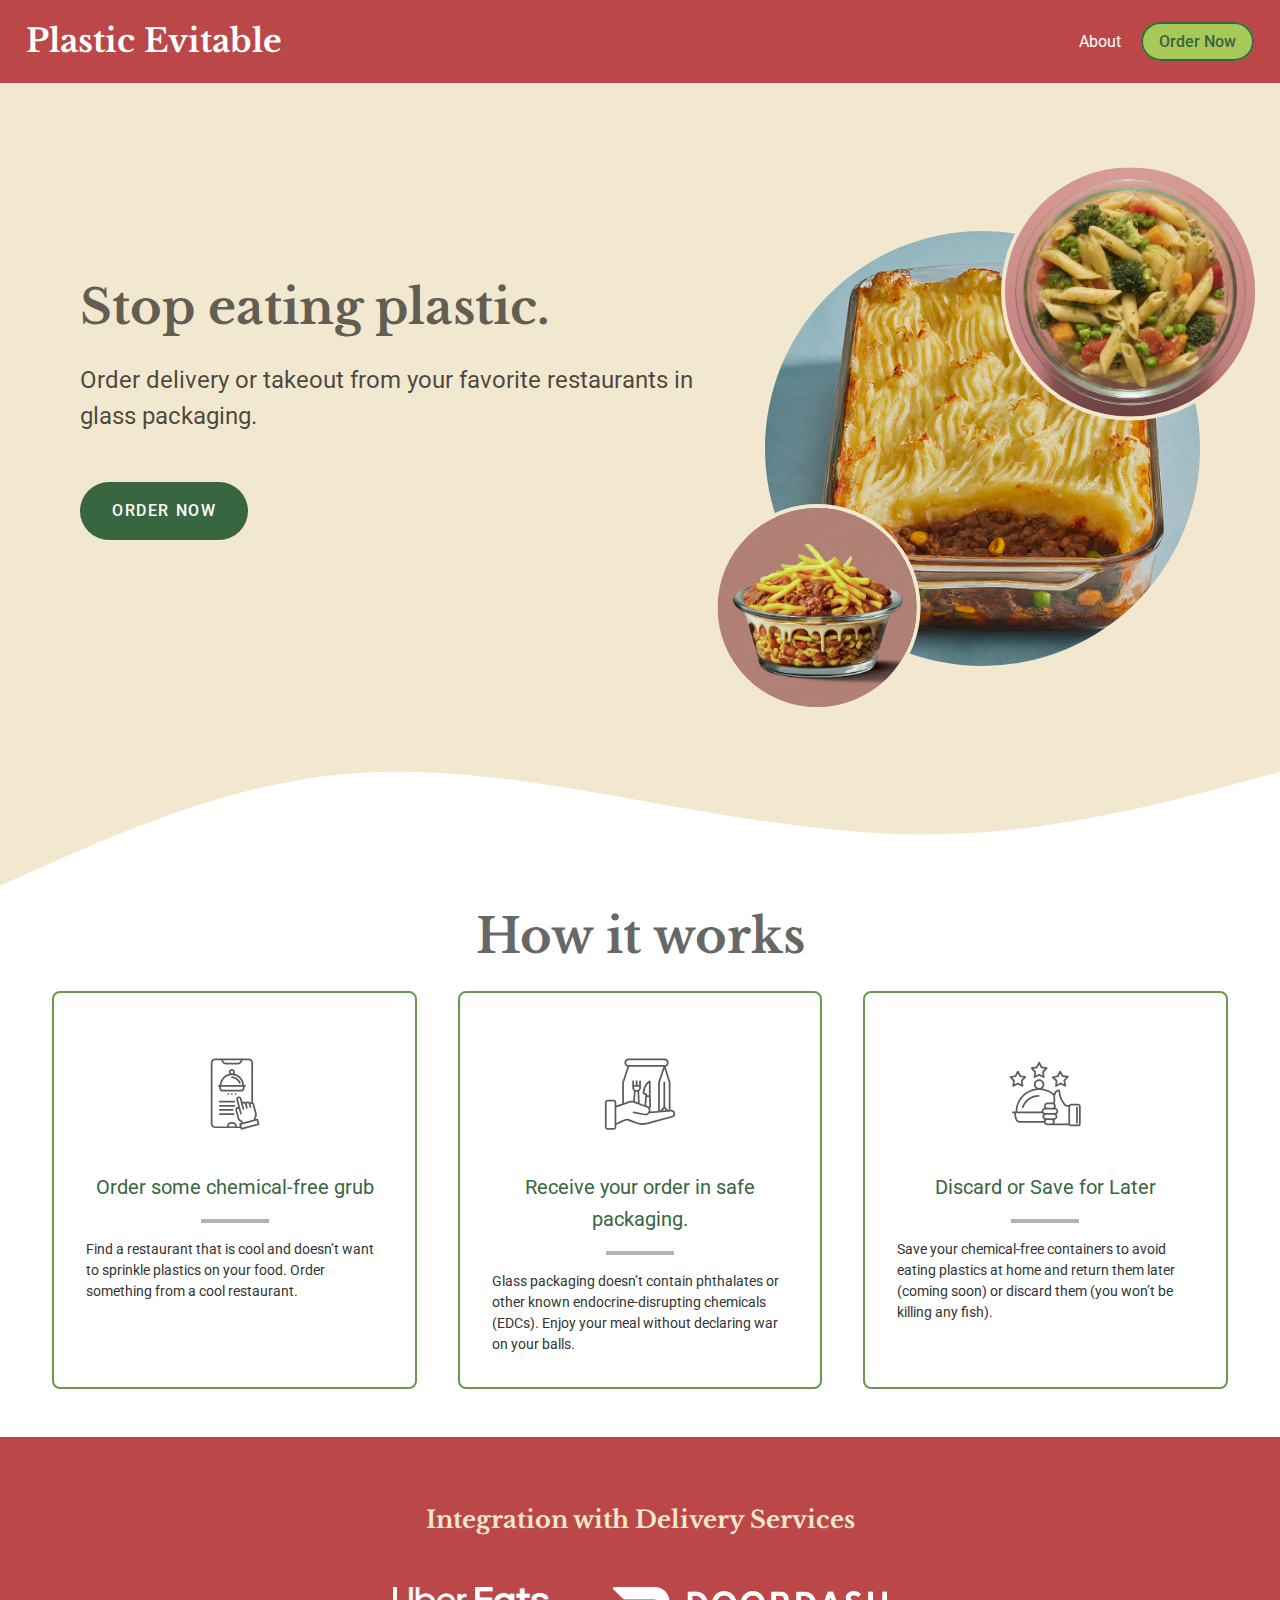
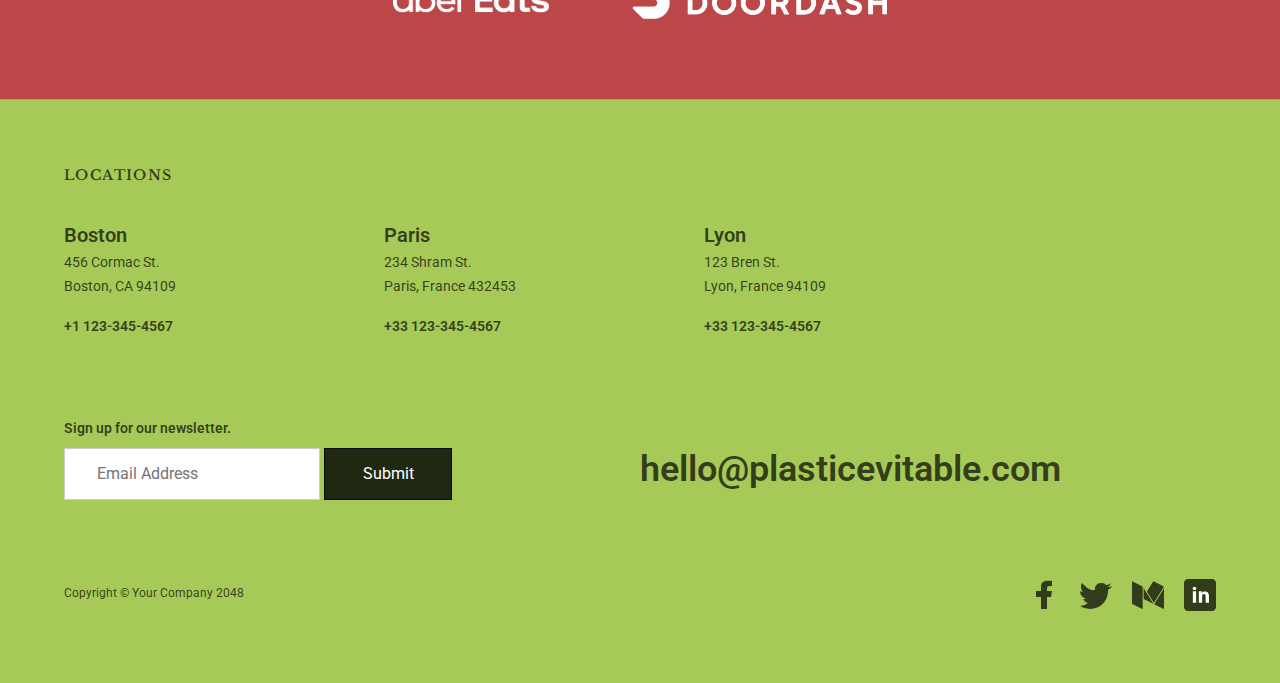
<file: index.html>
<!doctype html>
<html lang="en">

<head>
	<meta charset="utf-8" />
	<link rel="icon" href="./favicon.png" />
	<link rel="stylesheet" href="./tachyons.min.css" />
	<link rel="stylesheet" href="./global.css" />
	<meta name="viewport" content="width=device-width, initial-scale=1" />
	<title>Plastic Evitable</title>
	
		<link rel="modulepreload" href="./_app/immutable/entry/start.BFsnIndW.js">
		<link rel="modulepreload" href="./_app/immutable/chunks/entry.BsVDzK5L.js">
		<link rel="modulepreload" href="./_app/immutable/chunks/scheduler.mmbYfTdA.js">
		<link rel="modulepreload" href="./_app/immutable/chunks/paths.Cq8Nrm_5.js">
		<link rel="modulepreload" href="./_app/immutable/entry/app.CeECG-tT.js">
		<link rel="modulepreload" href="./_app/immutable/chunks/index.DuU0hiRm.js">
		<link rel="modulepreload" href="./_app/immutable/nodes/0.2sDgWs8E.js">
		<link rel="modulepreload" href="./_app/immutable/nodes/2.DU8PIupo.js">
		<link rel="modulepreload" href="./_app/immutable/nodes/4.1UGeE7rE.js">
		<link rel="modulepreload" href="./_app/immutable/chunks/each.D6YF6ztN.js">
</head>

<body data-sveltekit-preload-data="hover">
	<div style="display: contents">  <header id="masthead" class="pv2 pv3-ns white bg1" data-svelte-h="svelte-1ey9t75"><div class="wrap dt w-100 border-box"><a class="dtc v-mid mid-gray link dim w-25" href="./" title="Home"> <h1 class="white">Plastic Evitable</h1></a> <div class="dtc v-mid w-75 tr"><a class="link dim f6 f5-ns dib mr3" href="/" title="About">About</a> <a class="f6 f5-ns fw5 b link dim br-pill ph3 pv2 clr2 bg4 bc2 ba bw1" href="./app">Order Now</a></div></div></header> <section class="vh-75 dt w-100 bg-dark-gray has-bg-shape bg0 ph3" style="" data-svelte-h="svelte-ba1sf5"><div class="dtc v-mid ph5"> <h2 class="f1 black-60">Stop eating plastic.</h2> <p class="f3 lh-copy mv3 black-70">Order delivery or takeout from your favorite restaurants in glass packaging.</p> <a class="f5 fw5 ttu link dim br-pill ph4 pv3 mv4 dib white bg2 tracked" href="./app">Order Now</a> </div> <div class="dtc tc v-mid w-40 pr5 relative"> <img class="w-100 nb5 br-100" src="./img/hero2.png" alt="cutlery"> <img class="w-50 br-100 absolute ba bw2 bc0" style="top:50%;left:50%;transform:translate(-5%,-100%);" src="./img/hero3.png" alt="cutlery"> <img class="w-40 br-100 absolute ba bw2 bc0" style="top:50%;right:50%;transform:translate(-45%,40%);" src="./img/hero1.png" alt="cutlery"></div></section> <svg xmlns="http://www.w3.org/2000/svg" viewBox="0 50 1440 160" class="clr0 bg-shape" style="transform: rotate(180deg);transform: scale(1, -1)"><path fill="currentColor" fill-opacity="1" d="M0,64L60,90.7C120,117,240,171,360,186.7C480,203,600,181,720,160C840,139,960,117,1080,122.7C1200,128,1320,160,1380,176L1440,192L1440,320L1380,320C1320,320,1200,320,1080,320C960,320,840,320,720,320C600,320,480,320,360,320C240,320,120,320,60,320L0,320Z"></path></svg> <section id="steps" class="pt0 pa4"><h2 class="tc f1 black-60" data-svelte-h="svelte-1azkw7k">How it works</h2> <div class="flex flex-wrap justify-between"><article class="w-100 w-30-l center bg-white pa3 pa4-ns mv3 ba bw1 bc3 br3"><div class="tc"><svg viewBox="0 0 512 512" xmlns="http://www.w3.org/2000/svg" class="w4 w-20-m w-25-l ma4 dib o-80"><path fill="currentColor" d="m423.85 462.73-8.89-33.16c-.41-1.54-1.42-2.85-2.8-3.64s-3.02-1.01-4.55-.6l-10.14 2.72c-.38-4.01.89-6.35 2.86-9.92 3.81-6.92 8.54-15.53 2.83-36.87l-15.24-56.86c-1.2-4.48-4-8.26-7.91-10.75v-273.17c0-16.81-13.68-30.48-30.48-30.48h-231.1c-16.81 0-30.48 13.68-30.48 30.48v419.84c0 16.81 13.68 30.48 30.48 30.48h173.64l1.81 6.74c.41 1.54 1.42 2.85 2.8 3.64.92.53 1.96.8 3 .8.52 0 1.04-.07 1.55-.2l118.39-31.72c3.19-.84 5.09-4.13 4.23-7.33zm-47.51-135.25 15.24 56.86c4.47 16.68 1.45 22.17-1.75 27.98-2.58 4.68-5.45 9.92-4.03 18.84l-74.75 20.03c-3.7-9.77-10.04-13.57-15.25-16.68-5.21-3.1-8.97-5.35-11.12-13.38l-15.03-56.1c-.92-3.45 1.13-7.01 4.58-7.93 3.01-.8 6.17.65 7.52 3.46.13.28.25.57.34.86.01.03.02.07.03.1l8.28 30.89c.86 3.2 4.15 5.1 7.35 4.24s5.1-4.15 4.24-7.35l-26.1-97.4c-.44-1.66-.21-3.4.66-4.91s2.26-2.58 3.92-3.03 3.4-.21 4.91.66 2.58 2.26 3.03 3.92l19.08 71.19c.86 3.2 4.15 5.1 7.35 4.24s5.1-4.15 4.24-7.35l-7.69-28.7c0-.02-.01-.04-.01-.06-.82-3.39 1.25-6.88 4.62-7.79 1.66-.45 3.4-.21 4.91.66s2.58 2.26 3.03 3.92l7.67 28.62c.86 3.2 4.15 5.1 7.35 4.24s5.1-4.15 4.24-7.35l-6.33-23.62c-.01-.02-.01-.05-.02-.07-.8-3.38 1.27-6.85 4.63-7.75 3.45-.92 7.01 1.13 7.93 4.58l6.3 23.51c.86 3.2 4.15 5.1 7.35 4.24s5.1-4.15 4.24-7.35l-3.49-13.01c-.01-.03-.01-.05-.02-.08-.8-3.38 1.27-6.85 4.63-7.75 3.43-.88 6.99 1.17 7.92 4.62zm-81.59-305.48-1.22 3.74c-2.71 8.33-10.11 13.71-18.86 13.71h-81.38c-8.75 0-16.16-5.38-18.86-13.71l-1.22-3.74zm-83.4 456.81.39-2.82c1.18-8.48 8.25-14.63 16.8-14.63h10.88c8.56 0 15.62 6.15 16.8 14.63l.39 2.82zm77.88-21.77c-3.2.86-5.1 4.15-4.24 7.35l3.86 14.42h-20.12l-.62-4.47c-2.01-14.47-14.08-24.98-28.69-24.98h-10.88c-14.61 0-26.68 10.5-28.69 24.98l-.62 4.47h-80.8c-10.19 0-18.48-8.29-18.48-18.48v-419.85c0-10.19 8.29-18.48 18.48-18.48h42.17l2.42 7.45c4.34 13.36 16.23 22 30.28 22h81.38c14.05 0 25.93-8.63 30.28-22l2.42-7.45h42.17c10.19 0 18.48 8.29 18.48 18.48v270.33c-.91.1-1.82.25-2.72.49-2.55.68-4.83 1.89-6.78 3.47-4.27-6.42-12.32-9.72-20.17-7.62-3.41.91-6.36 2.76-8.64 5.21-.87-.74-1.81-1.41-2.82-1.99-4.28-2.47-9.26-3.13-14.01-1.86-2.19.59-4.2 1.56-5.95 2.83l-6.93-25.88c-1.27-4.75-4.33-8.73-8.62-11.21s-9.26-3.13-14.01-1.86-8.73 4.33-11.21 8.62c-2.47 4.28-3.13 9.26-1.86 14.01l13.38 49.94c-2.15-.21-4.37-.04-6.56.54-9.84 2.64-15.7 12.79-13.07 22.63l15.03 56.1c3.41 12.74 10.7 17.08 16.56 20.58 4.25 2.53 7.52 4.49 9.73 9.5zm14.68 31.61-5.78-21.57 106.79-28.62 5.78 21.57zm-13.18-303.77c-.64.22-1.3.33-1.94.33-2.49 0-4.82-1.57-5.68-4.06-7.19-20.98-26.93-35.08-49.13-35.08-3.31 0-6-2.69-6-6s2.69-6 6-6c27.33 0 51.63 17.36 60.48 43.19 1.08 3.14-.59 6.55-3.73 7.62zm-141.22 40.47c2.61 7.72 9.56 12.71 17.72 12.71h133.51c8.15 0 15.11-4.99 17.72-12.71 2.19-6.49 3.61-13.22 4.26-20.06h1.75c3.31 0 6-2.69 6-6s-2.69-6-6-6h-6.63c-2.13-38.34-30.08-69.91-66.72-77.53 2.42-3.42 3.85-7.58 3.85-12.07 0-11.57-9.41-20.98-20.98-20.98s-20.98 9.41-20.98 20.98c0 4.49 1.43 8.65 3.85 12.07-36.64 7.62-64.6 39.19-66.72 77.53h-6.63c-3.31 0-6 2.69-6 6s2.69 6 6 6h1.76c.63 6.83 2.05 13.56 4.24 20.06zm84.47-130.65c4.95 0 8.98 4.03 8.98 8.98s-4.03 8.98-8.98 8.98-8.98-4.03-8.98-8.98 4.03-8.98 8.98-8.98zm0 31.29c38.12 0 69.39 29.78 71.82 67.29h-143.64c2.43-37.51 33.71-67.29 71.82-67.29zm76.68 79.3c-.61 5.53-1.8 10.96-3.57 16.22-.95 2.81-3.38 4.56-6.35 4.56h-133.51c-2.97 0-5.4-1.75-6.35-4.56-1.78-5.26-2.97-10.69-3.57-16.22zm-102.58 57.34c-3.31 0-6-2.69-6-6s2.69-6 6-6h.21c3.31 0 6 2.69 6 6s-2.69 6-6 6zm25.8 0c-3.31 0-6-2.69-6-6s2.69-6 6-6h.21c3.31 0 6 2.69 6 6s-2.69 6-6 6zm32.01-6c0 3.31-2.69 6-6 6h-.21c-3.31 0-6-2.69-6-6s2.69-6 6-6h.21c3.31 0 6 2.68 6 6zm-115.56 46.15h99.59c3.31 0 6 2.69 6 6s-2.69 6-6 6h-99.59c-3.31 0-6-2.69-6-6s2.69-6 6-6zm107.21 34.23c0 3.31-2.69 6-6 6h-101.21c-3.31 0-6-2.69-6-6s2.69-6 6-6h101.21c3.32 0 6 2.69 6 6zm-113.21 28.23c0-3.31 2.69-6 6-6h89.7c3.31 0 6 2.69 6 6s-2.69 6-6 6h-89.7c-3.31 0-6-2.69-6-6zm108.45 28.23c0 3.31-2.69 6-6 6h-96.45c-3.31 0-6-2.69-6-6s2.69-6 6-6h96.45c3.31 0 6 2.68 6 6z"></path></svg> <p class="f4 clr2">Order some chemical-free grub</p> <hr class="mw3 ba bw1 black o-30 mv3"></div> <p class="lh-copy measure center f6">Find a restaurant that is cool and doesn’t want to sprinkle plastics on your food. Order something from a cool restaurant.</p> </article><article class="w-100 w-30-l center bg-white pa3 pa4-ns mv3 ba bw1 bc3 br3"><div class="tc"><svg viewBox="0 0 512 512" xmlns="http://www.w3.org/2000/svg" class="w4 w-20-m w-25-l ma4 dib o-80"><path fill="currentColor" d="m495.76 379.1-.09-.17c-5.03-9.68-14.96-15.13-25.9-14.23l-3.97.33v-188.7c0-.6-.09-1.19-.27-1.77l-33.21-107.85c12.16-3.41 21.1-14.59 21.1-27.82 0-15.93-12.96-28.9-28.9-28.9h-247.95c-15.93 0-28.9 12.96-28.9 28.9 0 13.17 8.87 24.31 20.94 27.77l-35.91 107.78c-.2.61-.31 1.25-.31 1.9v144.6l-40.48 14.1v-21.64c0-10.38-8.44-18.82-18.82-18.82h-41.1c-10.38 0-18.82 8.44-18.82 18.82v169.79c0 10.38 8.44 18.82 18.82 18.82h41.11c10.38 0 18.82-8.44 18.82-18.82v-13.39c6.46-2.9 13.53-6.45 20.94-10.18 21.76-10.94 48.84-24.55 60.49-20.16l40.32 15.21c2.67 1.01 5.28 2.06 7.81 3.07 8.71 3.49 16.93 6.79 27.06 8.39l11.92 1.88c21.18 3.33 38.73-.85 61.2-7.12l159.99-44.65c7.13-1.99 12.5-7.43 15.52-15.73 2.61-7.21 2.13-14.62-1.41-21.41zm-415.85-35.77v.28 122.12.27 17.18c0 3.76-3.06 6.82-6.82 6.82h-41.1c-3.76 0-6.82-3.06-6.82-6.82v-169.79c0-3.76 3.06-6.82 6.82-6.82h41.11c3.76 0 6.82 3.06 6.82 6.82v29.94zm373.89 22.67-5.11.42-19.61-20.83v-169.26c0-3.31-2.69-6-6-6s-6 2.69-6 6v169.27l-23.89 25.37-.84.07v-193.73l31.94-95.86 29.5 95.79v188.76zm-30.72-9.27 10.31 10.95-22.33 1.83zm-263.41-317.83c0-9.32 7.58-16.9 16.9-16.9h247.96c9.32 0 16.9 7.58 16.9 16.9s-7.58 16.89-16.9 16.89h-247.96c-9.32 0-16.9-7.58-16.9-16.89zm-15.27 138.41 36.49-109.52h235.32l-35.54 106.65c-.2.61-.31 1.25-.31 1.9v195.68l-53.45 4.38c1.66-6.37 1.26-12.98-1.21-19.47-.49-1.28-1.04-2.5-1.66-3.68.51-.45 1.01-.91 1.49-1.41 4.22-4.4 6.32-9.94 6.07-16.03l-2.71-65.89v-98.87c0-3.14-1.75-5.94-4.58-7.3-2.82-1.37-6.1-1.01-8.56.93-33.15 26.14-38.59 53.84-42.26 87.34-.35 3.18 1.85 6.07 5.01 6.58l13.13 2.12-.15 9.03-5.16 60.84-33-12.05-3.34-82.89 4.31-4.09c4.88-4.64 7.46-10.64 7.46-17.37v-15.3-32.1c0-3.31-2.69-6-6-6s-6 2.69-6 6v26.1h-11.9v-26.1c0-3.31-2.69-6-6-6s-6 2.69-6 6v26.1h-11.9v-26.1c0-3.31-2.69-6-6-6s-6 2.69-6 6v32.1 15.3c0 6.73 2.58 12.74 7.46 17.37l4.19 3.98-5.74 67.49c-10.67-1.89-21.25-.97-32.08 2.8l-31.39 10.93v-139.45zm154.27 72.38-12.6-2.03c3.27-27.37 8.34-48.03 30.82-68.27v84.66h-13.32l.14-8.33c.06-2.98-2.09-5.55-5.04-6.03zm4.32 26.36h14.15l2.47 60.25c.12 2.82-.78 5.19-2.73 7.22-.09.1-.19.18-.29.27-2.91-2.48-6.29-4.46-10.13-5.86l-8.46-3.09zm-53.24-71.18v9.3c0 3.46-1.22 6.29-3.72 8.67l-4.55 4.32h-19.26l-4.55-4.32c-2.51-2.38-3.72-5.22-3.72-8.67v-9.3zm-24.42 34.29h12.77l3.02 74.92-21.5-7.85zm260.56 157.23c-1.66 4.57-4.18 7.36-7.47 8.28l-159.99 44.65c-21 5.86-37.32 9.78-56.11 6.82l-11.92-1.88c-8.79-1.38-16.05-4.3-24.46-7.67-2.58-1.04-5.25-2.11-8.04-3.16l-40.32-15.21c-2.85-1.07-6.01-1.56-9.43-1.56-16.47 0-38.88 11.27-60.68 22.22-5.43 2.73-10.67 5.36-15.55 7.68v-108.82l87.82-30.59c12-4.18 23.63-4.09 35.57.27l87.04 31.79c5.85 2.13 9.93 6.17 12.14 11.98s1.84 11.54-1.11 17.02l-1.15 2.13c-4.27 7.93-12.76 12.04-21.63 10.48l-78.74-13.9c-3.27-.57-6.38 1.6-6.95 4.87-.58 3.26 1.6 6.38 4.87 6.95l78.74 13.9c12.94 2.28 25.37-3.06 32.54-13.72l149.7-12.26c6.13-.5 11.47 2.42 14.27 7.8l.09.18c1.99 3.84 2.25 7.69.77 11.75z"></path></svg> <p class="f4 clr2">Receive your order in safe packaging.</p> <hr class="mw3 ba bw1 black o-30 mv3"></div> <p class="lh-copy measure center f6">Glass packaging doesn’t contain phthalates or other known endocrine-disrupting chemicals (EDCs). Enjoy your meal without declaring war on your balls.</p> </article><article class="w-100 w-30-l center bg-white pa3 pa4-ns mv3 ba bw1 bc3 br3"><div class="tc"><svg viewBox="0 0 512 512" xmlns="http://www.w3.org/2000/svg" class="w4 w-20-m w-25-l ma4 dib o-80"><path fill="currentColor" d="m217.98 267.77c0 3.31-2.69 6-6 6-47.17 0-89.13 29.96-104.4 74.55-.85 2.49-3.18 4.06-5.68 4.06-.65 0-1.3-.11-1.94-.33-3.13-1.07-4.81-4.49-3.73-7.62 16.93-49.44 63.45-82.66 115.75-82.66 3.31 0 6 2.68 6 6zm-59.38-186.33c-1.6-1.6-2.16-3.95-1.46-6.1s2.54-3.72 4.77-4.07l32.64-5.18 15.01-29.44c1.02-2.01 3.09-3.28 5.35-3.28s4.32 1.27 5.35 3.28l15.01 29.44 32.64 5.18c2.23.35 4.07 1.93 4.77 4.07s.13 4.5-1.46 6.1l-23.36 23.37 5.16 32.64c.35 2.23-.57 4.47-2.4 5.79-1.04.76-2.28 1.15-3.53 1.15-.93 0-1.86-.22-2.72-.65l-29.45-15-29.45 15c-2.01 1.02-4.42.83-6.25-.49-1.82-1.33-2.75-3.56-2.4-5.79l5.16-32.64zm16.81-.16 17.2 17.21c1.36 1.36 1.98 3.28 1.68 5.18l-3.8 24.03 21.68-11.04c1.71-.87 3.74-.87 5.45 0l21.68 11.04-3.8-24.03c-.3-1.9.33-3.82 1.68-5.18l17.2-17.21-24.03-3.81c-1.9-.3-3.53-1.49-4.41-3.2l-11.04-21.68-11.05 21.68c-.87 1.71-2.51 2.9-4.41 3.2zm-140.29 84.35-23.36-23.37c-1.6-1.6-2.16-3.95-1.46-6.1s2.54-3.72 4.77-4.07l32.64-5.18 15.01-29.44c1.02-2.01 3.09-3.27 5.35-3.27s4.32 1.27 5.35 3.28l15.01 29.44 32.64 5.18c2.23.35 4.07 1.93 4.77 4.07s.13 4.5-1.46 6.1l-23.36 23.37 5.16 32.64c.35 2.23-.57 4.47-2.4 5.79-1.04.76-2.28 1.15-3.53 1.15-.93 0-1.86-.22-2.72-.65l-29.45-15-29.45 15c-2.01 1.02-4.42.83-6.25-.49-1.82-1.33-2.75-3.56-2.4-5.79zm10.65-6.32c1.36 1.36 1.98 3.28 1.68 5.18l-3.8 24.03 21.68-11.04c1.71-.87 3.74-.87 5.45 0l21.68 11.04-3.8-24.03c-.3-1.9.33-3.82 1.68-5.18l17.2-17.21-24.03-3.81c-1.9-.3-3.53-1.49-4.41-3.2l-11.05-21.68-11.05 21.68c-.87 1.71-2.51 2.9-4.41 3.2l-24.03 3.81zm259.27-15.07c-1.65-1.54-2.3-3.87-1.67-6.04.62-2.17 2.41-3.8 4.62-4.24l32.44-6.31 13.97-29.95c.95-2.04 2.97-3.38 5.23-3.46 2.27-.07 4.36 1.11 5.46 3.09l16.03 28.9 32.8 4.03c2.24.28 4.13 1.78 4.91 3.9.77 2.12.29 4.49-1.25 6.14l-22.53 24.17 6.3 32.44c.43 2.21-.42 4.48-2.2 5.87s-4.18 1.66-6.23.71l-29.95-13.96-28.9 16.01c-.91.5-1.91.75-2.91.75-1.17 0-2.35-.34-3.36-1.03-1.87-1.26-2.88-3.47-2.6-5.7l4.02-32.8zm16.79-.75 17.79 16.6c1.4 1.31 2.1 3.21 1.86 5.12l-2.96 24.15 21.28-11.79c1.68-.93 3.7-1 5.44-.19l22.05 10.28-4.64-23.88c-.37-1.88.19-3.83 1.5-5.23l16.59-17.8-24.15-2.97c-1.91-.23-3.58-1.37-4.51-3.04l-11.8-21.28-10.29 22.05c-.81 1.74-2.41 2.99-4.29 3.35zm180.17 198.51v117.84c0 10.35-8.18 18.78-18.23 18.78h-48.9c-6.14 0-11.57-3.15-14.87-7.96h-121.41-27.36c-10.98 0-20.26-7.37-23.16-17.42h-167.26c-13.74 0-25.45-8.41-29.85-21.42-4.84-14.33-7.76-29.24-8.71-44.4h-9.1c-3.31 0-6-2.69-6-6s2.69-6 6-6h19.14c1.66-80.58 62.2-146.94 140.25-157.72-8.36-6.62-13.73-16.84-13.73-28.3 0-19.9 16.19-36.09 36.09-36.09s36.09 16.19 36.09 36.09c0 11.46-5.37 21.68-13.73 28.29 29.09 4.02 56.55 15.84 79.56 34.37 4.01-10.78 11.98-20.62 27.33-27.35 3.33-1.46 7.02-1.22 10.13.66 3.11 1.87 5.05 5.03 5.31 8.66 2.51 34.9 14.56 64.64 36.81 90.91 3.52 4.15 8.04 6.22 13.49 6.15 3.76-.05 7.06-.06 10.19.01 3.31-4.75 8.7-7.85 14.79-7.85h48.9c10.05-.03 18.23 8.4 18.23 18.75zm-176.31-51.43c.75 11.38 1.47 22.29-3.29 29.51 4.82 4.41 7.85 10.75 7.85 17.79 0 4.56-1.29 8.85-3.53 12.5 11.26 2.03 19.83 11.89 19.83 23.73 0 8.69-4.62 16.32-11.54 20.57 3.61 4.22 5.8 9.69 5.8 15.66 0 12.4-9.41 22.65-21.47 23.97 2.13 3.6 3.36 7.8 3.36 12.26 0 4.41-1.2 8.55-3.28 12.11h97.22v-115.63c-2.06-.01-4.23.01-6.61.04-9.06.14-16.94-3.48-22.8-10.39-23.33-27.54-36.62-59.98-39.52-96.42-24.85 11.61-23.41 33.31-22.02 54.3zm-8.99 131.86c6.68 0 12.11-5.43 12.11-12.11s-5.43-12.12-12.11-12.12h-7.42-47.53c-6.68 0-12.11 5.43-12.11 12.12 0 6.68 5.43 12.11 12.11 12.11zm-44.61-72.46h34.19.02c6.59-.09 11.95-5.52 11.95-12.11 0-6.68-5.43-12.11-12.11-12.11h-33.81c-6.68 0-12.11 5.43-12.11 12.11 0 6.54 5.31 11.97 11.85 12.11zm-28.19 24.12c0 6.68 5.43 12.11 12.11 12.11h4.66c.12 0 .24.01.36.02.24-.01.48-.02.72-.02h47.53 7.42 5.74c6.68 0 12.11-5.43 12.11-12.11s-5.43-12.11-12.11-12.11h-66.42c-6.68-.01-12.12 5.43-12.12 12.11zm-53.09-184.7c0 13.28 10.81 24.09 24.09 24.09s24.09-10.81 24.09-24.09-10.81-24.09-24.09-24.09-24.09 10.81-24.09 24.09zm-126.52 186.02h167.65c-.02-.44-.04-.88-.04-1.32 0-11.84 8.58-21.71 19.85-23.73-2.24-3.66-3.55-7.94-3.55-12.5 0-13.3 10.82-24.11 24.11-24.11h33.81c1.84 0 3.62.21 5.34.6 3.28-3.04 3.04-10.94 2.24-22.99-.53-8.05-1.13-17.19 0-26.26-27.41-23.85-62.38-36.94-98.82-36.94-81.92-.01-148.78 65.74-150.59 147.25zm16.52 65.83h166.91c.75-3.27 2.18-6.31 4.13-8.94-8.37-3.79-14.21-12.21-14.21-21.98 0-5.98 2.19-11.45 5.8-15.66-3-1.84-5.56-4.32-7.51-7.24h-181.66c.93 13.85 3.64 27.47 8.06 40.56 2.73 8.05 9.98 13.26 18.48 13.26zm217.78 17.42c6.68 0 12.12-5.43 12.12-12.11 0-6.41-5.02-11.73-11.42-12.1-.06 0-.12-.01-.18-.02h-28.18c-.02 0-.04 0-.06 0-6.48.2-11.75 5.63-11.75 12.11 0 6.68 5.43 12.11 12.11 12.11h27.36zm191.41-116.66c0-3.74-2.79-6.78-6.23-6.78h-48.9c-3.43 0-6.23 3.04-6.23 6.78v117.84c0 3.74 2.79 6.78 6.23 6.78h48.9c3.43 0 6.23-3.04 6.23-6.78zm-13.51-.98c-3.31 0-6 2.69-6 6v107.8c0 3.31 2.69 6 6 6s6-2.69 6-6v-107.8c0-3.31-2.69-6-6-6z"></path></svg> <p class="f4 clr2">Discard or Save for Later</p> <hr class="mw3 ba bw1 black o-30 mv3"></div> <p class="lh-copy measure center f6">Save your chemical-free containers to avoid eating plastics at home and return them later (coming soon) or discard them (you won’t be killing any fish).</p> </article></div></section> <section id="integration" class="pv5 bg1 relative has-bg-shape" data-svelte-h="svelte-pf6vys"><div class="container tc"><h2 class="f3 tc mb4 clr0">Integration with Delivery Services</h2> <div class="flex justify-center"><img src="img/logos/ubereats.png" alt="UberEats Logo" class="h2 pa3 mr4 white-image"> <img src="img/logos/doordash.png" alt="DoorDash Logo" class="h2 pa3 white-image"></div></div></section> <footer class="pa4 pa5-l black-70 bg4 bt b--black-10" data-svelte-h="svelte-1ds678j"><div class="mb4-l cf"><h1 class="fl w-100 pv0 f6 fw6 ttu tracked mb4">Locations</h1> <article class="fl w-50 dib-ns w5-ns mr4-m mr5-l mb4 pr2 pr0-ns"><h4 class="f5 f4-l fw6">Boston</h4> <span class="f7 f6-l db black-70">456 Cormac St.</span> <span class="f7 f6-l black-70">Boston, CA 94109</span> <a class="f6 db fw6 pv3 black-70 link dim" title="Call SF" href="tel:+12075555555">+1 123-345-4567</a></article> <article class="fl w-50 dib-ns w5-ns mr4-m mr5-l mb4 pr2 pr0-ns"><h4 class="f5 f4-l fw6">Paris</h4> <span class="f7 f6-l db black-70">234 Shram St.</span> <span class="f7 f6-l black-70">Paris, France 432453</span> <a class="f6 db fw6 pv3 black-70 link dim" title="Call SF" href="tel:+12075555555">+33 123-345-4567</a></article> <article class="fl w-50 dib-ns w5-ns mr4-m mr5-l mb4 pr2 pr0-ns"><h4 class="f5 f4-l fw6">Lyon</h4> <span class="f7 f6-l db black-70">123 Bren St.</span> <span class="f7 f6-l black-70">Lyon, France 94109</span> <a class="f6 db fw6 pv3 black-70 link dim" title="Call SF" href="tel:+12075555555">+33 123-345-4567</a></article></div> <section class="cf mb5"><div class="mb4 mb0-ns w-100 w-50-l fr"><a class="black-70 f3 f2-ns fw6 tl link dim dib pv3 mt2 mb4 mb0-l" href="mailto:hello@impossible.com">hello@plasticevitable.com</a></div> <div class="mb4 mb0-ns fl w-100 w-50-l"><p class="f4 fw6 mb2 f6 mt0">Sign up for our newsletter.</p> <input placeholder="Email Address" class="mw-100 w-100 w5-ns f5 input-reset ba b--black-20 pv3 ph4 border-box"> <input type="submit" class="input-reset w-100 w4-ns bg-black-80 white f5 pv2 pv3-ns ph4 ba b--black-80 bg-hover-mid-gray"></div></section> <div class="dt dt--fixed w-100"><div class="dn dtc-ns v-mid"><p class="f7 black-70 dib pr3 mb3">Copyright © Your Company 2048</p></div> <div class="db dtc-ns black-70 tc tr-ns v-mid"><a href="https://www.facebook.com/" class="link dim dib mr3 black-70" title="Plastic Evitable on Facebook"><svg class="db w2 h2" data-icon="facebook" viewBox="0 0 32 32" fill="currentColor"><title>facebook icon</title><path d="M8 12 L13 12 L13 8 C13 2 17 1 24 2 L24 7 C20 7 19 7 19 10 L19 12 L24 12 L23 18 L19 18 L19 30 L13 30 L13 18 L8 18 z"></path></svg></a> <a href="https://twitter.com/" class="link dim dib mr3 black-70" title="Plastic Evitable on Twitter"><svg class="db w2 h2" data-icon="twitter" viewBox="0 0 32 32" fill="currentColor"><title>twitter icon</title><path d="M2 4 C6 8 10 12 15 11 A6 6 0 0 1 22 4 A6 6 0 0 1 26 6 A8 8 0 0 0 31 4 A8 8 0 0 1 28 8 A8 8 0 0 0 32 7 A8 8 0 0 1 28 11 A18 18 0 0 1 10 30 A18 18 0 0 1 0 27 A12 12 0 0 0 8 24 A8 8 0 0 1 3 20 A8 8 0 0 0 6 19.5 A8 8 0 0 1 0 12 A8 8 0 0 0 3 13 A8 8 0 0 1 2 4"></path></svg></a> <a href="https://medium.com/" class="link dim dib mr3 black-70" title="Plastic Evitable on Medium"><svg class="db w2 h2" x="0px" y="0px" viewBox="0 0 290 248.6" fill="currentColor"><g><path fill="currentColor" class="st0" d="M287.8,46.3L196,0.3c-0.4-0.2-0.9-0.3-1.3-0.3c0,0-0.1,0-0.1,0c-1.1,0-2.2,0.6-2.8,1.5l-56.6,92l63.2,102.7 l90.4-146.9C289.4,48.3,289,46.8,287.8,46.3z"></path><polygon fill="currentColor" points="105.2,61.2 105.2,160.3 193.3,204.4 	"></polygon><path fill="currentColor" d="M201,208.2l80.9,40.5c4.4,2.2,8,0,8-5v-180L201,208.2z"></path><path fill="currentColor" d="M95.5,46.7L10.7,4.3L5.4,1.7C4.6,1.3,3.8,1.1,3.2,1.1c-0.9,0-1.7,0.4-2.3,1.1C0.3,2.8,0,3.8,0,5v193.4 c0,3.3,2.4,7.2,5.4,8.7l83.3,41.6c1.2,0.6,2.3,0.9,3.3,0.9c2.8,0,4.8-2.2,4.8-5.8V48.7C96.7,47.8,96.2,47.1,95.5,46.7z"></path></g></svg></a> <a href="https://www.linkedin.com/company/" class="link dim dib black-70" title="Plastic Evitable on LinkedIn"><svg class="db w2 h2" x="0px" y="0px" viewBox="0 0 48 48"><linearGradient gradientUnits="userSpaceOnUse" x1="23.9995" y1="0" x2="23.9995" y2="48.0005"><stop offset="0"></stop><stop offset="1"></stop></linearGradient><path fill="currentColor" d="M48,42c0,3.313-2.687,6-6,6H6c-3.313,0-6-2.687-6-6V6 c0-3.313,2.687-6,6-6h36c3.313,0,6,2.687,6,6V42z"></path><g><g><path fill="#FFFFFF" d="M15.731,11.633c-1.608,0-2.658,1.083-2.625,2.527c-0.033,1.378,1.018,2.494,2.593,2.494 c1.641,0,2.691-1.116,2.691-2.494C18.357,12.716,17.339,11.633,15.731,11.633z M13.237,35.557h4.988V18.508h-4.988V35.557z M31.712,18.748c-1.595,0-3.222-0.329-4.956,2.36h-0.099l-0.087-2.599h-4.417c0.065,1.411,0.074,3.518,0.074,5.52v11.529h4.988 v-9.854c0-0.46,0.065-0.919,0.196-1.248c0.328-0.919,1.149-1.871,2.527-1.871c1.805,0,2.527,1.411,2.527,3.479v9.494h4.988V25.439 C37.455,20.713,34.993,18.748,31.712,18.748z"></path></g></g></svg></a></div></div> <div class="db dn-ns"><p class="f7 black-70 mt4 tc">Copyright © Your Company 2024</p></div></footer> 
			
			<script>
				{
					__sveltekit_y2kbpt = {
						base: new URL(".", location).pathname.slice(0, -1)
					};

					const element = document.currentScript.parentElement;

					const data = [null,null,null];

					Promise.all([
						import("./_app/immutable/entry/start.BFsnIndW.js"),
						import("./_app/immutable/entry/app.CeECG-tT.js")
					]).then(([kit, app]) => {
						kit.start(app, element, {
							node_ids: [0, 2, 4],
							data,
							form: null,
							error: null
						});
					});
				}
			</script>
		</div>
</body>

</html>
</file>
<file: global.css>
@import url('https://fonts.googleapis.com/css2?family=Libre+Baskerville:wght@400;700&display=swap');
@import url('https://fonts.googleapis.com/css2?family=Roboto:wght@400;700&display=swap');

:root {
	--color-0: #F2E8CF;
	--color-1: #BC4749;
	--color-2: #386641;
	--color-3: #6A994E;
	--color-4: #A7C957;
}

.bg0 {
	background-color: var(--color-0);
}

.clr0 {
	color: var(--color-0);
}

.bc0 {
	border-color: var(--color-0);
}

.bg1 {
	background-color: var(--color-1);
}

.clr1 {
	color: var(--color-1);
}

.bc1 {
	border-color: var(--color-1);
}

.bg2 {
	background-color: var(--color-2);
}

.clr2 {
	color: var(--color-2);
}

.bc2 {
	border-color: var(--color-2);
}

.bg3 {
	background-color: var(--color-3);
}

.clr3 {
	color: var(--color-3);
}

.bc3 {
	border-color: var(--color-3);
}

.bg4 {
	background-color: var(--color-4);
}

.clr4 {
	color: var(--color-4);
}

.bc4 {
	border-color: var(--color-4);
}

.has-bg-shape {
	margin-bottom: 0;
}

.bg-shape {
	position: relative;
	top: -2px;
	display: block;
	margin-bottom: -2px;
}

.white-image {
	-webkit-filter: invert(1) brightness(5);
	filter: invert(1) brightness(5);
}

.maa {
	margin: auto;
}

/* Reset styles */
body,
h1,
h2,
h3,
h4,
h5,
h6,
p,
ul,
ol {
	margin: 0;
	padding: 0;
}

/* Set default font to Roboto */
body {
	font-family: 'Roboto', sans-serif;
	font-size: 1rem;
	line-height: 1.6;
	color: #333;
	background-color: var(--color-bg);
}

p {
	font-size: 1rem;
	line-height: 1.6;
}

.serif,
h1,
h2,
h3 {
	font-family: "Libre Baskerville", serif;
}

h4,
h5,
h6 {
	font-family: "Roboto", sans-serif;
}

.wrap {
	padding: 0 2vw;
}

a {
	color: inherit;
}

button {
	/* reset button styles */
	border: none;
	background: none;
	cursor: pointer;
	color: rgba(0, 0, 0, 0.8)
}
</file>
